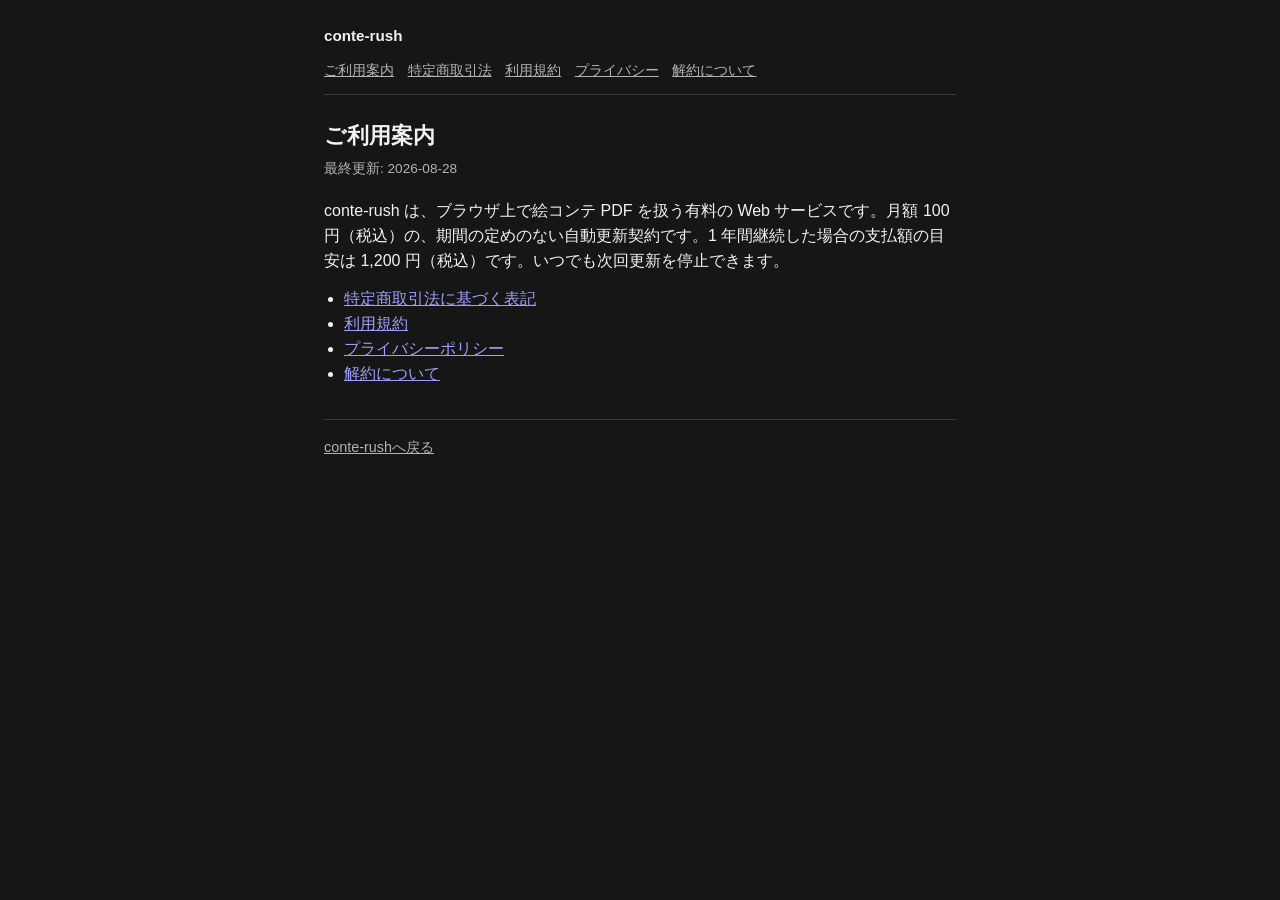
<file: legal/index.html>
<!DOCTYPE html>
<html lang="ja">
  <head>
    <meta charset="UTF-8" />
    <meta name="viewport" content="width=device-width, initial-scale=1.0" />
    <title>ご利用案内 — conte-rush</title>
    <link rel="stylesheet" href="../css/legal.css" />
  </head>
  <body class="legal-page">
    <p class="legal-brand">conte-rush</p>
    <nav class="legal-nav" aria-label="法務文書">
      <a href="./index.html">ご利用案内</a>
      <a href="./tokusho.html">特定商取引法</a>
      <a href="./terms.html">利用規約</a>
      <a href="./privacy.html">プライバシー</a>
      <a href="./cancel.html">解約について</a>
    </nav>
    <h1>ご利用案内</h1>
    <p class="legal-updated">最終更新: 2026-08-28</p>
    <p>
      conte-rush は、ブラウザ上で絵コンテ PDF を扱う有料の Web サービスです。月額 100
      円（税込）の、期間の定めのない自動更新契約です。1 年間継続した場合の支払額の目安は 1,200
      円（税込）です。いつでも次回更新を停止できます。
    </p>
    <ul>
      <li><a href="./tokusho.html">特定商取引法に基づく表記</a></li>
      <li><a href="./terms.html">利用規約</a></li>
      <li><a href="./privacy.html">プライバシーポリシー</a></li>
      <li><a href="./cancel.html">解約について</a></li>
    </ul>
    <p class="legal-back"><a href="../index.html">conte-rushへ戻る</a></p>
  </body>
</html>
</file>
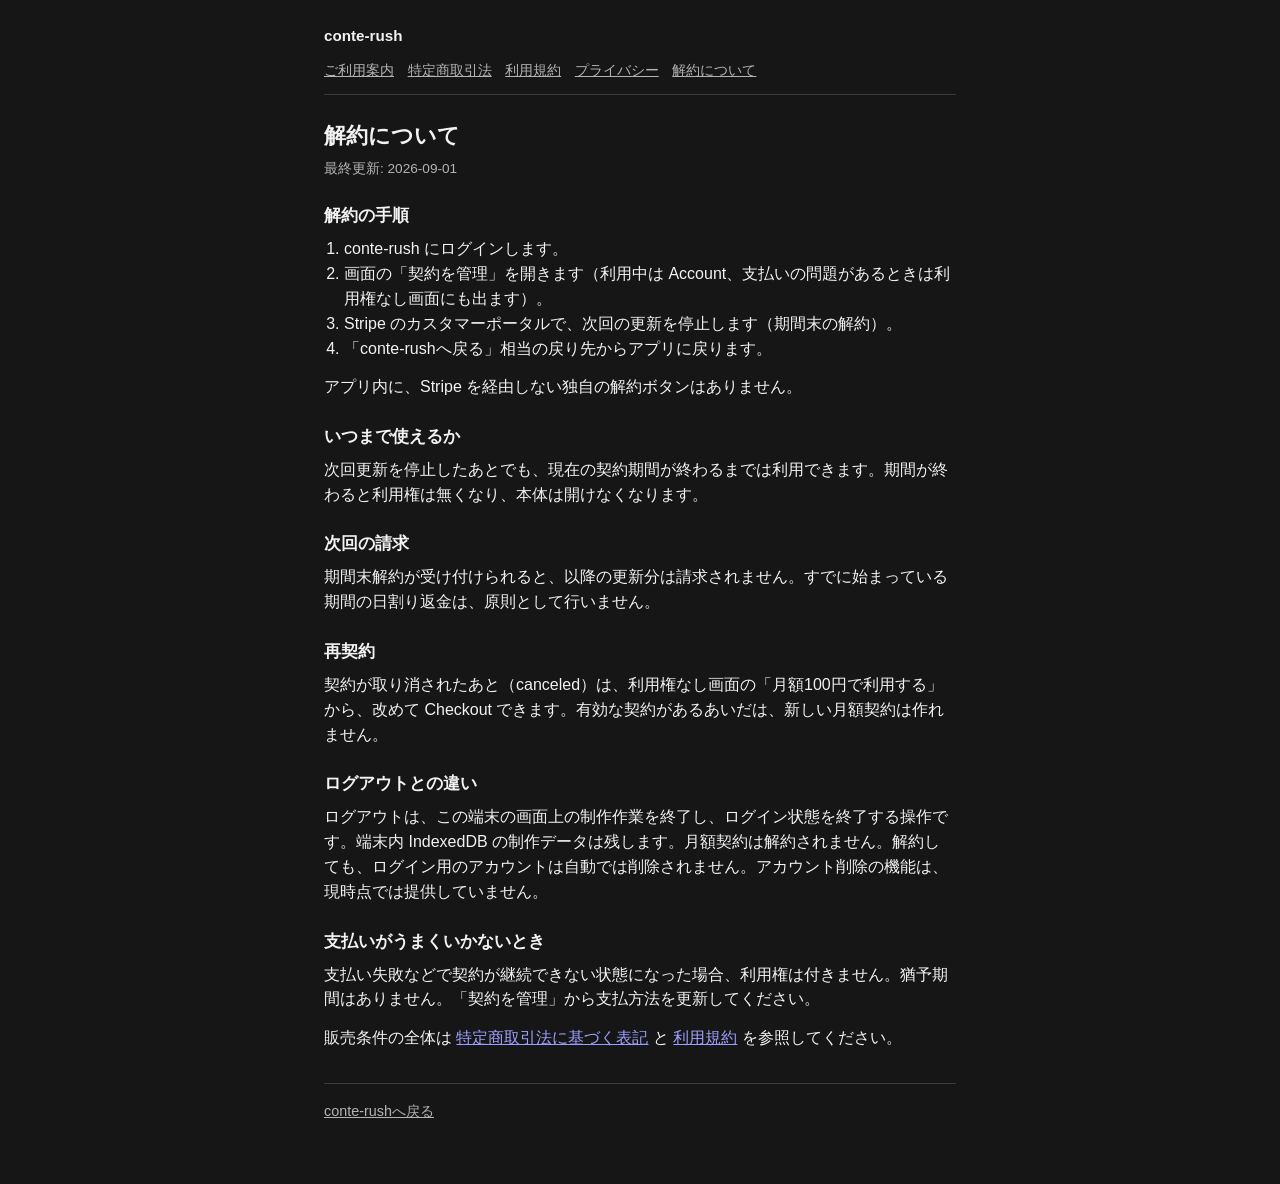
<file: legal/cancel.html>
<!DOCTYPE html>
<html lang="ja">
  <head>
    <meta charset="UTF-8" />
    <meta name="viewport" content="width=device-width, initial-scale=1.0" />
    <title>解約について — conte-rush</title>
    <link rel="stylesheet" href="../css/legal.css" />
  </head>
  <body class="legal-page">
    <p class="legal-brand">conte-rush</p>
    <nav class="legal-nav" aria-label="法務文書">
      <a href="./index.html">ご利用案内</a>
      <a href="./tokusho.html">特定商取引法</a>
      <a href="./terms.html">利用規約</a>
      <a href="./privacy.html">プライバシー</a>
      <a href="./cancel.html">解約について</a>
    </nav>
    <h1>解約について</h1>
    <p class="legal-updated">最終更新: 2026-09-01</p>

    <h2>解約の手順</h2>
    <ol>
      <li>conte-rush にログインします。</li>
      <li>画面の「契約を管理」を開きます（利用中は Account、支払いの問題があるときは利用権なし画面にも出ます）。</li>
      <li>Stripe のカスタマーポータルで、次回の更新を停止します（期間末の解約）。</li>
      <li>「conte-rushへ戻る」相当の戻り先からアプリに戻ります。</li>
    </ol>
    <p>アプリ内に、Stripe を経由しない独自の解約ボタンはありません。</p>

    <h2>いつまで使えるか</h2>
    <p>
      次回更新を停止したあとでも、現在の契約期間が終わるまでは利用できます。期間が終わると利用権は無くなり、本体は開けなくなります。
    </p>

    <h2>次回の請求</h2>
    <p>
      期間末解約が受け付けられると、以降の更新分は請求されません。すでに始まっている期間の日割り返金は、原則として行いません。
    </p>

    <h2>再契約</h2>
    <p>
      契約が取り消されたあと（canceled）は、利用権なし画面の「月額100円で利用する」から、改めて Checkout できます。有効な契約があるあいだは、新しい月額契約は作れません。
    </p>

    <h2>ログアウトとの違い</h2>
    <p>
      ログアウトは、この端末の画面上の制作作業を終了し、ログイン状態を終了する操作です。端末内 IndexedDB の制作データは残します。月額契約は解約されません。解約しても、ログイン用のアカウントは自動では削除されません。アカウント削除の機能は、現時点では提供していません。
    </p>

    <h2>支払いがうまくいかないとき</h2>
    <p>
      支払い失敗などで契約が継続できない状態になった場合、利用権は付きません。猶予期間はありません。「契約を管理」から支払方法を更新してください。
    </p>

    <p>
      販売条件の全体は <a href="./tokusho.html">特定商取引法に基づく表記</a> と
      <a href="./terms.html">利用規約</a> を参照してください。
    </p>

    <p class="legal-back"><a href="../index.html">conte-rushへ戻る</a></p>
  </body>
</html>
</file>
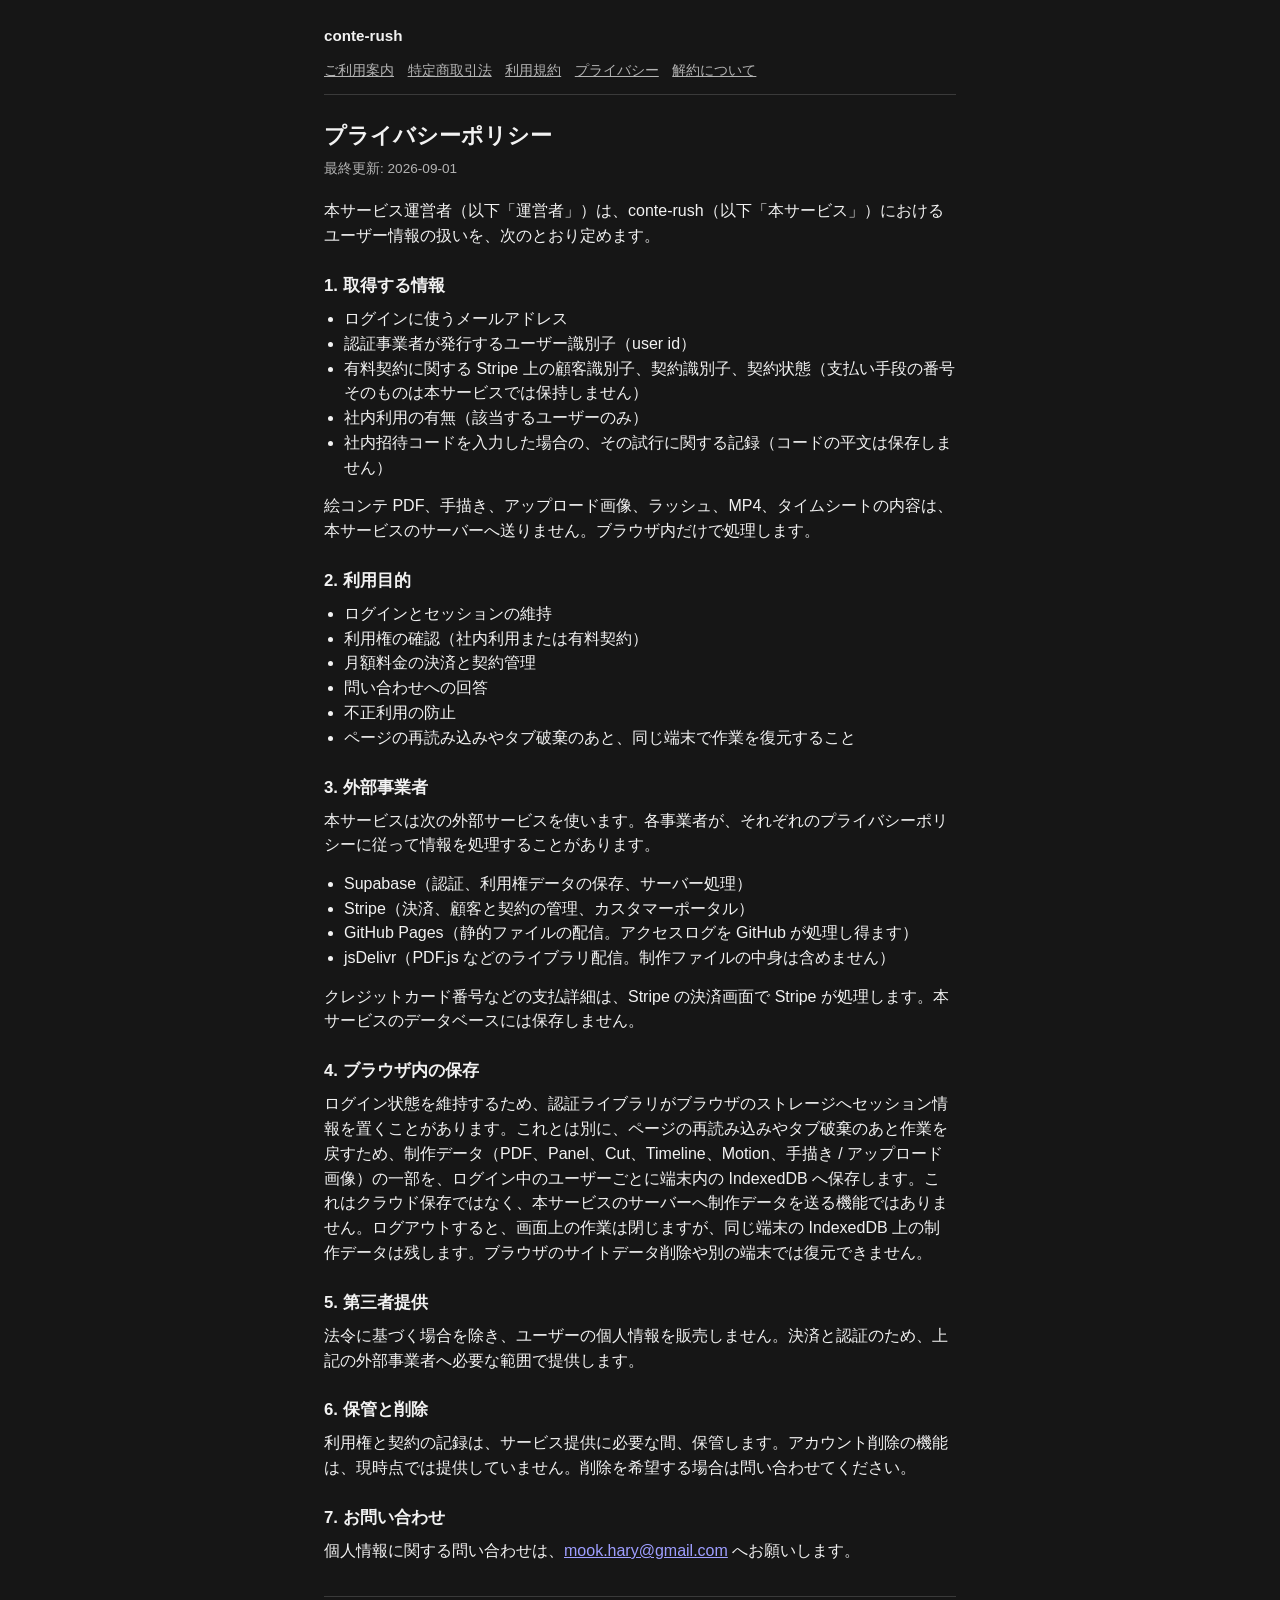
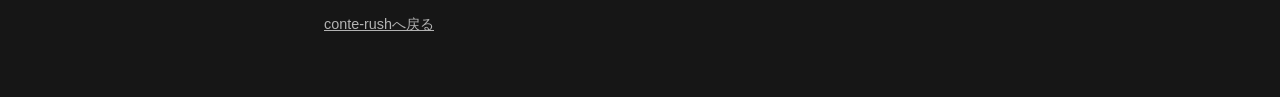
<file: legal/privacy.html>
<!DOCTYPE html>
<html lang="ja">
  <head>
    <meta charset="UTF-8" />
    <meta name="viewport" content="width=device-width, initial-scale=1.0" />
    <title>プライバシーポリシー — conte-rush</title>
    <link rel="stylesheet" href="../css/legal.css" />
  </head>
  <body class="legal-page">
    <p class="legal-brand">conte-rush</p>
    <nav class="legal-nav" aria-label="法務文書">
      <a href="./index.html">ご利用案内</a>
      <a href="./tokusho.html">特定商取引法</a>
      <a href="./terms.html">利用規約</a>
      <a href="./privacy.html">プライバシー</a>
      <a href="./cancel.html">解約について</a>
    </nav>
    <h1>プライバシーポリシー</h1>
    <p class="legal-updated">最終更新: 2026-09-01</p>
    <p>
      本サービス運営者（以下「運営者」）は、conte-rush（以下「本サービス」）におけるユーザー情報の扱いを、次のとおり定めます。
    </p>

    <h2>1. 取得する情報</h2>
    <ul>
      <li>ログインに使うメールアドレス</li>
      <li>認証事業者が発行するユーザー識別子（user id）</li>
      <li>有料契約に関する Stripe 上の顧客識別子、契約識別子、契約状態（支払い手段の番号そのものは本サービスでは保持しません）</li>
      <li>社内利用の有無（該当するユーザーのみ）</li>
      <li>社内招待コードを入力した場合の、その試行に関する記録（コードの平文は保存しません）</li>
    </ul>
    <p>
      絵コンテ PDF、手描き、アップロード画像、ラッシュ、MP4、タイムシートの内容は、本サービスのサーバーへ送りません。ブラウザ内だけで処理します。
    </p>

    <h2>2. 利用目的</h2>
    <ul>
      <li>ログインとセッションの維持</li>
      <li>利用権の確認（社内利用または有料契約）</li>
      <li>月額料金の決済と契約管理</li>
      <li>問い合わせへの回答</li>
      <li>不正利用の防止</li>
      <li>ページの再読み込みやタブ破棄のあと、同じ端末で作業を復元すること</li>
    </ul>

    <h2>3. 外部事業者</h2>
    <p>本サービスは次の外部サービスを使います。各事業者が、それぞれのプライバシーポリシーに従って情報を処理することがあります。</p>
    <ul>
      <li>Supabase（認証、利用権データの保存、サーバー処理）</li>
      <li>Stripe（決済、顧客と契約の管理、カスタマーポータル）</li>
      <li>GitHub Pages（静的ファイルの配信。アクセスログを GitHub が処理し得ます）</li>
      <li>jsDelivr（PDF.js などのライブラリ配信。制作ファイルの中身は含めません）</li>
    </ul>
    <p>
      クレジットカード番号などの支払詳細は、Stripe の決済画面で Stripe が処理します。本サービスのデータベースには保存しません。
    </p>

    <h2>4. ブラウザ内の保存</h2>
    <p>
      ログイン状態を維持するため、認証ライブラリがブラウザのストレージへセッション情報を置くことがあります。これとは別に、ページの再読み込みやタブ破棄のあと作業を戻すため、制作データ（PDF、Panel、Cut、Timeline、Motion、手描き / アップロード画像）の一部を、ログイン中のユーザーごとに端末内の IndexedDB へ保存します。これはクラウド保存ではなく、本サービスのサーバーへ制作データを送る機能ではありません。ログアウトすると、画面上の作業は閉じますが、同じ端末の IndexedDB 上の制作データは残します。ブラウザのサイトデータ削除や別の端末では復元できません。
    </p>

    <h2>5. 第三者提供</h2>
    <p>
      法令に基づく場合を除き、ユーザーの個人情報を販売しません。決済と認証のため、上記の外部事業者へ必要な範囲で提供します。
    </p>

    <h2>6. 保管と削除</h2>
    <p>
      利用権と契約の記録は、サービス提供に必要な間、保管します。アカウント削除の機能は、現時点では提供していません。削除を希望する場合は問い合わせてください。
    </p>

    <h2>7. お問い合わせ</h2>
    <p>
      個人情報に関する問い合わせは、<a href="mailto:mook.hary@gmail.com">mook.hary@gmail.com</a> へお願いします。
    </p>

    <p class="legal-back"><a href="../index.html">conte-rushへ戻る</a></p>
  </body>
</html>
</file>
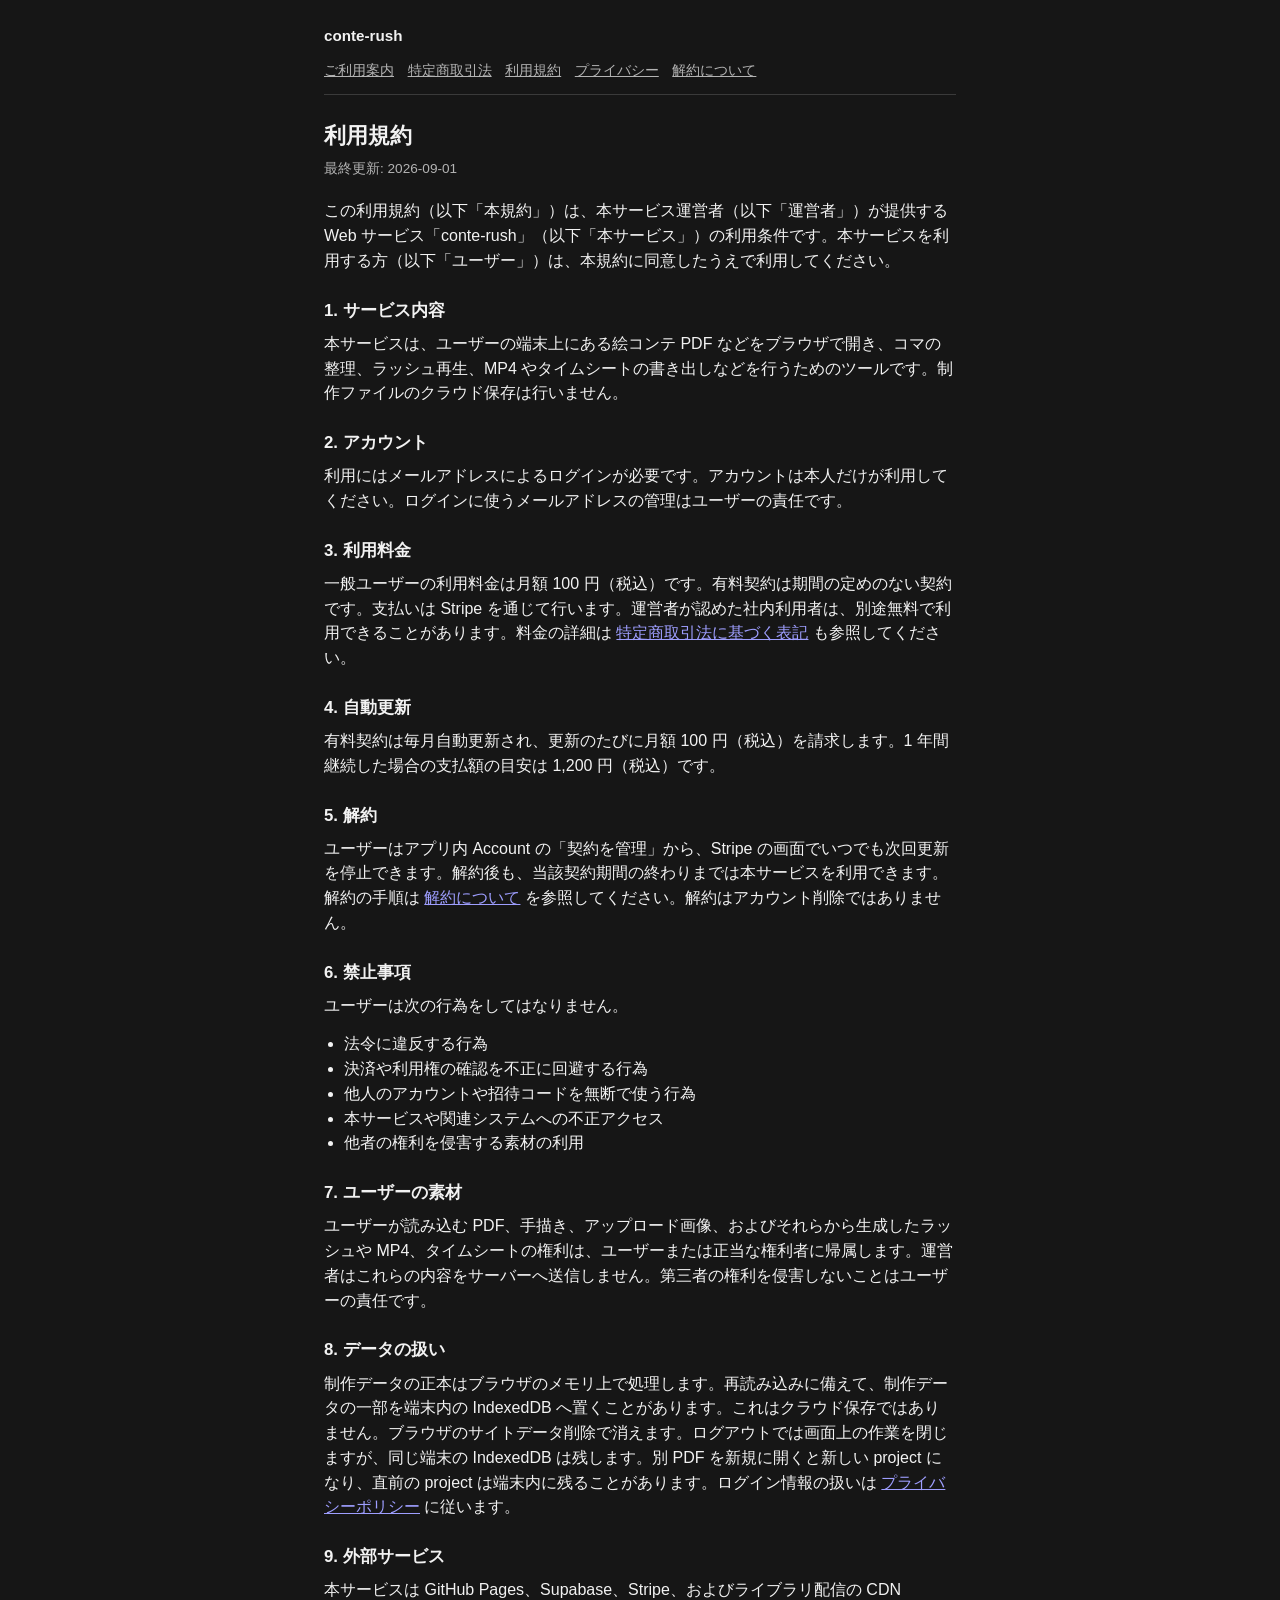
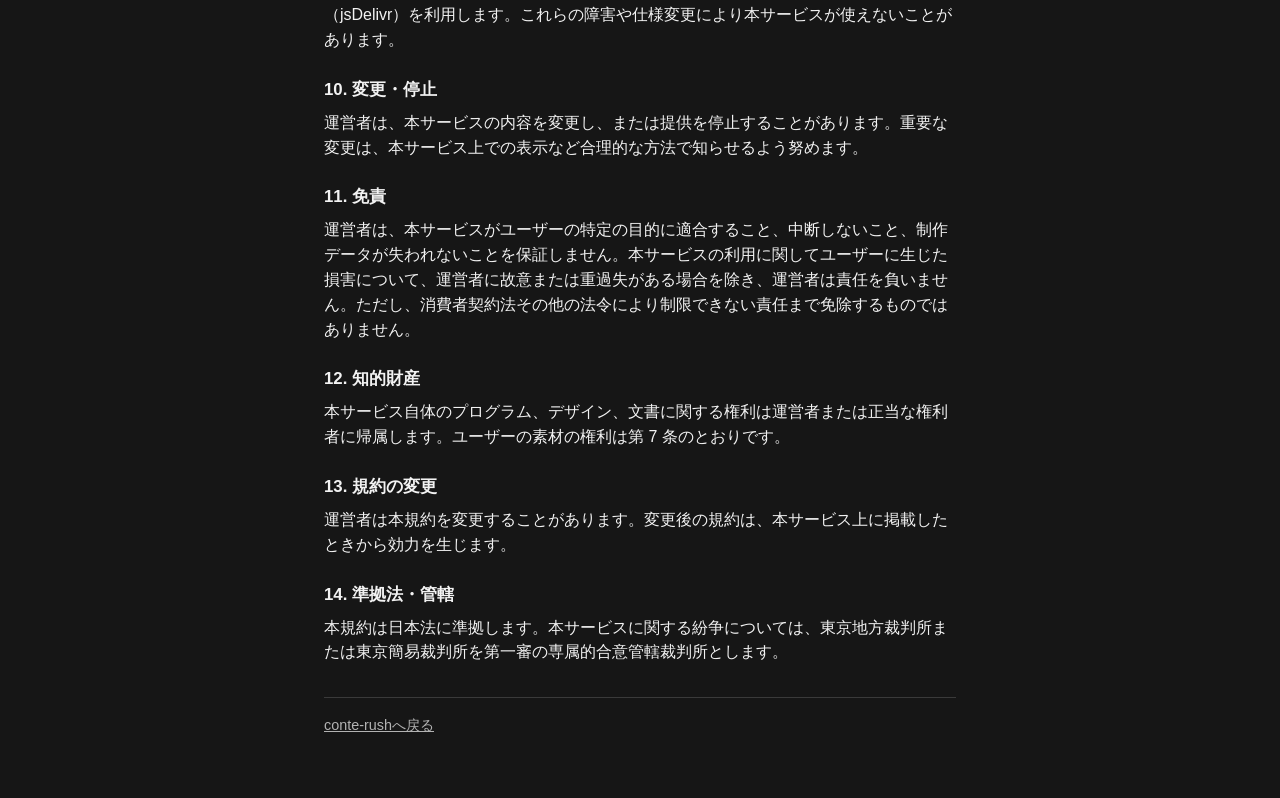
<file: legal/terms.html>
<!DOCTYPE html>
<html lang="ja">
  <head>
    <meta charset="UTF-8" />
    <meta name="viewport" content="width=device-width, initial-scale=1.0" />
    <title>利用規約 — conte-rush</title>
    <link rel="stylesheet" href="../css/legal.css" />
  </head>
  <body class="legal-page">
    <p class="legal-brand">conte-rush</p>
    <nav class="legal-nav" aria-label="法務文書">
      <a href="./index.html">ご利用案内</a>
      <a href="./tokusho.html">特定商取引法</a>
      <a href="./terms.html">利用規約</a>
      <a href="./privacy.html">プライバシー</a>
      <a href="./cancel.html">解約について</a>
    </nav>
    <h1>利用規約</h1>
    <p class="legal-updated">最終更新: 2026-09-01</p>
    <p>
      この利用規約（以下「本規約」）は、本サービス運営者（以下「運営者」）が提供する Web
      サービス「conte-rush」（以下「本サービス」）の利用条件です。本サービスを利用する方（以下「ユーザー」）は、本規約に同意したうえで利用してください。
    </p>

    <h2>1. サービス内容</h2>
    <p>
      本サービスは、ユーザーの端末上にある絵コンテ PDF などをブラウザで開き、コマの整理、ラッシュ再生、MP4
      やタイムシートの書き出しなどを行うためのツールです。制作ファイルのクラウド保存は行いません。
    </p>

    <h2>2. アカウント</h2>
    <p>
      利用にはメールアドレスによるログインが必要です。アカウントは本人だけが利用してください。ログインに使うメールアドレスの管理はユーザーの責任です。
    </p>

    <h2>3. 利用料金</h2>
    <p>
      一般ユーザーの利用料金は月額 100 円（税込）です。有料契約は期間の定めのない契約です。支払いは Stripe を通じて行います。運営者が認めた社内利用者は、別途無料で利用できることがあります。料金の詳細は
      <a href="./tokusho.html">特定商取引法に基づく表記</a> も参照してください。
    </p>

    <h2>4. 自動更新</h2>
    <p>
      有料契約は毎月自動更新され、更新のたびに月額 100 円（税込）を請求します。1 年間継続した場合の支払額の目安は 1,200 円（税込）です。
    </p>

    <h2>5. 解約</h2>
    <p>
      ユーザーはアプリ内 Account の「契約を管理」から、Stripe の画面でいつでも次回更新を停止できます。解約後も、当該契約期間の終わりまでは本サービスを利用できます。解約の手順は
      <a href="./cancel.html">解約について</a> を参照してください。解約はアカウント削除ではありません。
    </p>

    <h2>6. 禁止事項</h2>
    <p>ユーザーは次の行為をしてはなりません。</p>
    <ul>
      <li>法令に違反する行為</li>
      <li>決済や利用権の確認を不正に回避する行為</li>
      <li>他人のアカウントや招待コードを無断で使う行為</li>
      <li>本サービスや関連システムへの不正アクセス</li>
      <li>他者の権利を侵害する素材の利用</li>
    </ul>

    <h2>7. ユーザーの素材</h2>
    <p>
      ユーザーが読み込む PDF、手描き、アップロード画像、およびそれらから生成したラッシュや MP4、タイムシートの権利は、ユーザーまたは正当な権利者に帰属します。運営者はこれらの内容をサーバーへ送信しません。第三者の権利を侵害しないことはユーザーの責任です。
    </p>

    <h2>8. データの扱い</h2>
    <p>
      制作データの正本はブラウザのメモリ上で処理します。再読み込みに備えて、制作データの一部を端末内の IndexedDB へ置くことがあります。これはクラウド保存ではありません。ブラウザのサイトデータ削除で消えます。ログアウトでは画面上の作業を閉じますが、同じ端末の IndexedDB は残します。別 PDF を新規に開くと新しい project になり、直前の project は端末内に残ることがあります。ログイン情報の扱いは
      <a href="./privacy.html">プライバシーポリシー</a> に従います。
    </p>

    <h2>9. 外部サービス</h2>
    <p>
      本サービスは GitHub Pages、Supabase、Stripe、およびライブラリ配信の CDN（jsDelivr）を利用します。これらの障害や仕様変更により本サービスが使えないことがあります。
    </p>

    <h2>10. 変更・停止</h2>
    <p>
      運営者は、本サービスの内容を変更し、または提供を停止することがあります。重要な変更は、本サービス上での表示など合理的な方法で知らせるよう努めます。
    </p>

    <h2>11. 免責</h2>
    <p>
      運営者は、本サービスがユーザーの特定の目的に適合すること、中断しないこと、制作データが失われないことを保証しません。本サービスの利用に関してユーザーに生じた損害について、運営者に故意または重過失がある場合を除き、運営者は責任を負いません。ただし、消費者契約法その他の法令により制限できない責任まで免除するものではありません。
    </p>

    <h2>12. 知的財産</h2>
    <p>
      本サービス自体のプログラム、デザイン、文書に関する権利は運営者または正当な権利者に帰属します。ユーザーの素材の権利は第 7 条のとおりです。
    </p>

    <h2>13. 規約の変更</h2>
    <p>
      運営者は本規約を変更することがあります。変更後の規約は、本サービス上に掲載したときから効力を生じます。
    </p>

    <h2>14. 準拠法・管轄</h2>
    <p>
      本規約は日本法に準拠します。本サービスに関する紛争については、東京地方裁判所または東京簡易裁判所を第一審の専属的合意管轄裁判所とします。
    </p>

    <p class="legal-back"><a href="../index.html">conte-rushへ戻る</a></p>
  </body>
</html>
</file>
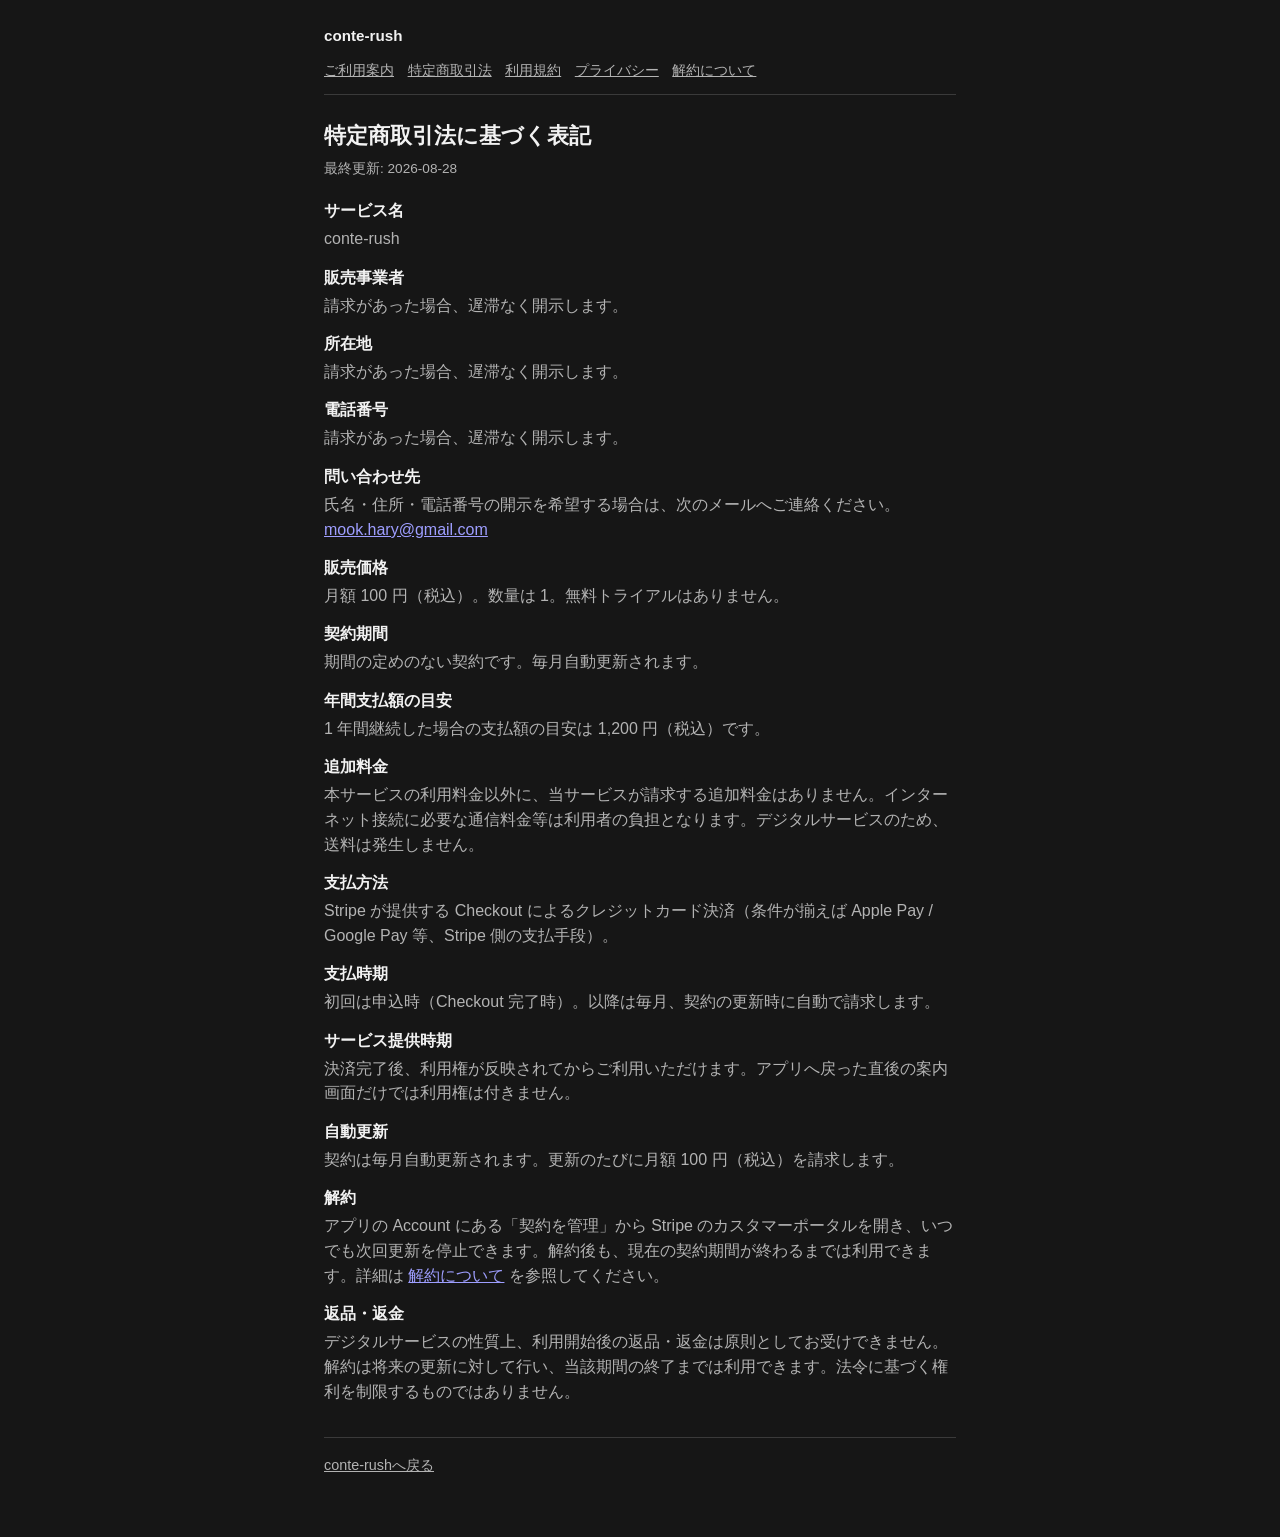
<file: legal/tokusho.html>
<!DOCTYPE html>
<html lang="ja">
  <head>
    <meta charset="UTF-8" />
    <meta name="viewport" content="width=device-width, initial-scale=1.0" />
    <title>特定商取引法に基づく表記 — conte-rush</title>
    <link rel="stylesheet" href="../css/legal.css" />
  </head>
  <body class="legal-page">
    <p class="legal-brand">conte-rush</p>
    <nav class="legal-nav" aria-label="法務文書">
      <a href="./index.html">ご利用案内</a>
      <a href="./tokusho.html">特定商取引法</a>
      <a href="./terms.html">利用規約</a>
      <a href="./privacy.html">プライバシー</a>
      <a href="./cancel.html">解約について</a>
    </nav>
    <h1>特定商取引法に基づく表記</h1>
    <p class="legal-updated">最終更新: 2026-08-28</p>
    <dl>
      <dt>サービス名</dt>
      <dd>conte-rush</dd>
      <dt>販売事業者</dt>
      <dd>請求があった場合、遅滞なく開示します。</dd>
      <dt>所在地</dt>
      <dd>請求があった場合、遅滞なく開示します。</dd>
      <dt>電話番号</dt>
      <dd>請求があった場合、遅滞なく開示します。</dd>
      <dt>問い合わせ先</dt>
      <dd>
        氏名・住所・電話番号の開示を希望する場合は、次のメールへご連絡ください。
        <a href="mailto:mook.hary@gmail.com">mook.hary@gmail.com</a>
      </dd>
      <dt>販売価格</dt>
      <dd>月額 100 円（税込）。数量は 1。無料トライアルはありません。</dd>
      <dt>契約期間</dt>
      <dd>期間の定めのない契約です。毎月自動更新されます。</dd>
      <dt>年間支払額の目安</dt>
      <dd>1 年間継続した場合の支払額の目安は 1,200 円（税込）です。</dd>
      <dt>追加料金</dt>
      <dd>
        本サービスの利用料金以外に、当サービスが請求する追加料金はありません。インターネット接続に必要な通信料金等は利用者の負担となります。デジタルサービスのため、送料は発生しません。
      </dd>
      <dt>支払方法</dt>
      <dd>
        Stripe が提供する Checkout によるクレジットカード決済（条件が揃えば Apple Pay / Google Pay
        等、Stripe 側の支払手段）。
      </dd>
      <dt>支払時期</dt>
      <dd>初回は申込時（Checkout 完了時）。以降は毎月、契約の更新時に自動で請求します。</dd>
      <dt>サービス提供時期</dt>
      <dd>
        決済完了後、利用権が反映されてからご利用いただけます。アプリへ戻った直後の案内画面だけでは利用権は付きません。
      </dd>
      <dt>自動更新</dt>
      <dd>契約は毎月自動更新されます。更新のたびに月額 100 円（税込）を請求します。</dd>
      <dt>解約</dt>
      <dd>
        アプリの Account にある「契約を管理」から Stripe のカスタマーポータルを開き、いつでも次回更新を停止できます。解約後も、現在の契約期間が終わるまでは利用できます。詳細は
        <a href="./cancel.html">解約について</a> を参照してください。
      </dd>
      <dt>返品・返金</dt>
      <dd>
        デジタルサービスの性質上、利用開始後の返品・返金は原則としてお受けできません。解約は将来の更新に対して行い、当該期間の終了までは利用できます。法令に基づく権利を制限するものではありません。
      </dd>
    </dl>
    <p class="legal-back"><a href="../index.html">conte-rushへ戻る</a></p>
  </body>
</html>
</file>
<file: css/legal.css>
:root {
  color-scheme: dark;
  --bg: #161616;
  --panel: #202020;
  --text: #f2f2f2;
  --muted: #b3b3b3;
  --border: #3a3a3a;
}

* {
  box-sizing: border-box;
}

html,
body {
  margin: 0;
}

body {
  min-height: 100%;
  background: var(--bg);
  color: var(--text);
  font-family: sans-serif;
  line-height: 1.55;
}

.legal-page {
  max-width: 42rem;
  margin: 0 auto;
  padding: 1.5rem 1.25rem 3rem;
  overflow-wrap: anywhere;
}

.legal-nav a:focus,
.legal-back a:focus,
.legal-page a:focus {
  outline: 2px solid var(--text);
  outline-offset: 2px;
}

.legal-brand {
  margin: 0 0 0.75rem;
  font-size: 0.95rem;
  font-weight: 700;
}

.legal-nav {
  display: flex;
  flex-wrap: wrap;
  gap: 0.35rem 0.85rem;
  margin: 0 0 1.5rem;
  padding-bottom: 0.85rem;
  border-bottom: 1px solid var(--border);
  font-size: 0.85rem;
}

.legal-nav a,
.legal-back a {
  color: var(--muted);
}

h1 {
  margin: 0 0 0.35rem;
  font-size: 1.35rem;
}

.legal-updated {
  margin: 0 0 1.25rem;
  color: var(--muted);
  font-size: 0.85rem;
}

h2 {
  margin: 1.5rem 0 0.5rem;
  font-size: 1.05rem;
}

p,
ul,
ol {
  margin: 0 0 0.85rem;
}

ul,
ol {
  padding-left: 1.25rem;
}

dt {
  margin-top: 0.85rem;
  font-weight: 700;
}

dd {
  margin: 0.2rem 0 0;
  color: var(--muted);
}

.legal-back {
  margin-top: 2rem;
  padding-top: 1rem;
  border-top: 1px solid var(--border);
  font-size: 0.9rem;
}
</file>
